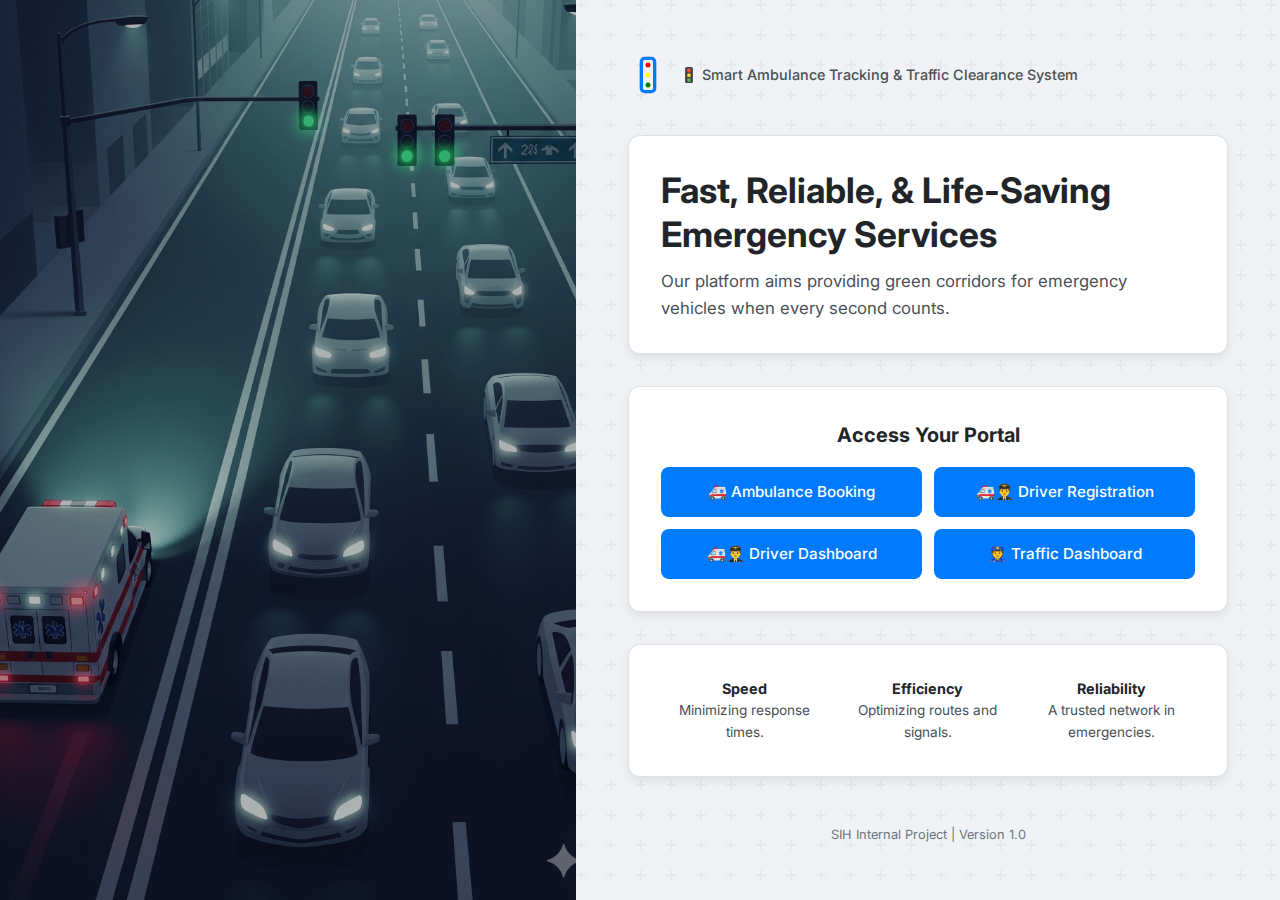
<file: index.html>
<!DOCTYPE html>
<html lang="en">
<head>
    <meta charset="UTF-8">
    <meta name="viewport" content="width=device-width, initial-scale=1.0">
    
    <title>Smart Traffic Clearance — Home</title>
    <meta name="description" content="A system dedicated to creating clear paths for emergency vehicles, reducing response times and saving lives.">

    <link rel="icon" href="data:image/svg+xml,<svg xmlns=%22http://www.w3.org/2000/svg%22 viewBox=%220 0 100 100%22><text y=%22.9em%22 font-size=%2290%22>🚑</text></svg>">

    <link rel="preconnect" href="https://fonts.googleapis.com">
    <link rel="preconnect" href="https://fonts.gstatic.com" crossorigin>
    <link href="https://fonts.googleapis.com/css2?family=Inter:wght@400;500;700&display=swap" rel="stylesheet">

    <link rel="stylesheet" href="frontDashboard.css">
</head>
<body>

    <div class="main-container">
        
        <div class="hero-panel"></div>

        <main class="content-panel">
            <div class="content-wrapper">
                
                <div class="brand-logo">
                    <svg width="40" height="40" viewBox="0 0 24 24" fill="none"
     xmlns="http://www.w3.org/2000/svg">
  <!-- Traffic light body -->
  <rect x="8" y="2" width="8" height="20" rx="2" stroke="#007bff" stroke-width="2" fill="none"/>
  
  <!-- Red light -->
  <circle cx="12" cy="6" r="1.5" fill="red"/>
  
  <!-- Yellow light -->
  <circle cx="12" cy="12" r="1.5" fill="yellow"/>
  
  <!-- Green light -->
  <circle cx="12" cy="18" r="1.5" fill="green"/>
</svg> 
                        <path d="M12 2L2 7V17L12 22L22 17V7L12 2Z" stroke="#007bff" stroke-width="2" stroke-linecap="round" stroke-linejoin="round"/>
                        <path d="M12 12L22 7" stroke="#007bff" stroke-width="2" stroke-linecap="round" stroke-linejoin="round"/>
                        <path d="M12 12V22" stroke="#007bff" stroke-width="2" stroke-linecap="round" stroke-linejoin="round"/>
                        <path d="M12 12L2 7" stroke="#007bff" stroke-width="2" stroke-linecap="round" stroke-linejoin="round"/>
                        <path d="M17 4.5L7 9.5" stroke="#007bff" stroke-width="2" stroke-linecap="round" stroke-linejoin="round"/>
                    </svg>
                    <span>🚦 Smart Ambulance Tracking & Traffic Clearance System</span>
                </div>

                <div class="card main-hero-card">
                    <section class="main-hero-content">
                        <h1>Fast, Reliable, & Life-Saving Emergency Services</h1>
                        <p class="hero-subtitle">Our platform aims providing green corridors for emergency vehicles when every second counts.</p>
                    </section>
                </div>
                
                <div class="card access-portal-card">
                    <div class="access-portal">
                        <h2>Access Your Portal</h2>
                        <nav class="role-buttons">
                            <a href="hospital_order.html" target="_blank" rel="noopener noreferrer" class="btn">🚑 Ambulance Booking</a>
                            <a href="ambulance_registration.html" target="_blank" rel="noopener noreferrer" class="btn">🚑👨‍✈️ Driver Registration</a>
                            <a href="ambulance_tracking.html" target="_blank" rel="noopener noreferrer" class="btn">🚑👨‍✈️ Driver Dashboard</a>
                            <a href="police_dashboard" target="_blank" rel="noopener noreferrer" class="btn">👮 Traffic Dashboard</a>
                        </nav>
                    </div>
                </div>
                
                <div class="card key-focus-card">
                    <section class="key-focus">
                        <div class="focus-item">
                            <h3>Speed</h3>
                            <p>Minimizing response times.</p>
                        </div>
                         <div class="focus-item">
                            <h3>Efficiency</h3>
                            <p>Optimizing routes and signals.</p>
                        </div>
                         <div class="focus-item">
                            <h3>Reliability</h3>
                            <p>A trusted network in emergencies.</p>
                        </div>
                    </section>
                </div>

                <footer>
                    <p>SIH Internal Project | Version 1.0</p>
                </footer>

            </div>
        </main>

    </div>

</body>

</html>
</file>
<file: frontDashboard.css>
/* ========================================
  CSS Custom Properties (Variables)
  ======================================== */
:root {
    --color-primary: #007bff;
    --color-primary-hover: #0056b3;
    --color-background: #f0f2f5; /* Slightly darker background for more contrast */
    --color-surface: #ffffff;
    --color-heading-text: #212529;
    --color-body-text: #495057;
    --color-subtle-border: #dee2e6;
    --font-main: "Inter", -apple-system, BlinkMacSystemFont, "Segoe UI", Roboto, sans-serif;
    --border-radius-lg: 12px;
    --border-radius-md: 8px;
    --card-shadow: 0 4px 10px rgba(0, 0, 0, 0.08); /* More prominent shadow */
}

/* ========================================
  Global Reset & Base Styles
  ======================================== */
* {
    margin: 0;
    padding: 0;
    box-sizing: border-box;
}

body {
    font-family: var(--font-main);
    background-color: var(--color-background);
    color: var(--color-body-text);
    line-height: 1.6;
    min-height: 100vh;
    display: flex;
}

/* ========================================
  Main Layout
  ======================================== */
.main-container {
    display: flex;
    flex-direction: column;
    width: 100%;
}

.hero-panel {
    height: 250px;
    background-image: linear-gradient(rgba(0,0,0,0.3), rgba(0,0,0,0.3)), url('hero-image.jpg');
    background-size: cover;
    background-position: center;
}

.content-panel {
    display: flex;
    justify-content: center;
    padding: 2rem 1.5rem;
    background-color: var(--color-background); /* Use a slightly darker background for contrast */
    flex-grow: 1;
    /* Minimalist background texture to fill space without being empty */
    background-image: url("data:image/svg+xml,%3Csvg width='60' height='60' viewBox='0 0 60 60' xmlns='http://www.w3.org/2000/svg'%3E%3Cg fill='none' fill-rule='evenodd'%3E%3Cg fill='%23e0e3e7' fill-opacity='0.6'%3E%3Cpath d='M36 34v-4h-2v4h-4v2h4v4h2v-4h4v-2h-4zm0-30V0h-2v4h-4v2h4v4h2V6h4V4h-4zM6 34v-4H4v4H0v2h4v4h2v-4h4v-2H6zM6 4V0H4v4H0v2h4v4h2V6h4V4H6z'/%3E%3C/g%3E%3C/g%3E%3C/svg%3E");
}

.content-wrapper {
    width: 100%;
    max-width: 600px;
    display: flex;
    flex-direction: column;
    gap: 1.5rem; /* Consistent spacing between sections */
}

/* ========================================
  Animations
  ======================================== */
@keyframes fadeIn {
    from { opacity: 0; transform: translateY(15px); }
    to { opacity: 1; transform: translateY(0); }
}

.brand-logo { animation: fadeIn 0.5s ease-out; animation-fill-mode: backwards; }
.main-hero-card { animation: fadeIn 0.5s ease-out 0.1s; animation-fill-mode: backwards; }
.access-portal-card { animation: fadeIn 0.5s ease-out 0.2s; animation-fill-mode: backwards; }
.key-focus-card { animation: fadeIn 0.5s ease-out 0.3s; animation-fill-mode: backwards; }
footer { animation: fadeIn 0.5s ease-out 0.4s; animation-fill-mode: backwards; }

@keyframes ripple {
  0% { transform: scale(0, 0) translate(-50%, -50%); opacity: 1; }
  100% { transform: scale(20, 20) translate(-50%, -50%); opacity: 0; }
}

/* ========================================
  Content Modules & Card Style (3D)
  ======================================== */
.brand-logo {
    display: flex;
    align-items: center;
    gap: 0.75rem;
    align-self: flex-start;
    margin-bottom: 0.5rem; /* Add some space below logo */
}

.brand-logo span {
    font-weight: 500;
    color: var(--color-body-text);
    font-size: 0.9rem;
}

/* Card Style for 3D effect */
.card {
    background-color: var(--color-surface);
    border: 1px solid var(--color-subtle-border);
    border-radius: var(--border-radius-lg);
    padding: 1.75rem;
    box-shadow: var(--card-shadow);
    transition: transform 0.2s ease, box-shadow 0.2s ease;
}
.card:hover {
    transform: translateY(-3px);
    box-shadow: 0 7px 15px rgba(0, 0, 0, 0.12); /* Slightly more pronounced hover shadow */
}

.main-hero-content h1 {
    font-size: 1.8rem;
    font-weight: 700;
    color: var(--color-heading-text);
    line-height: 1.25;
    margin-bottom: 0.75rem;
}

.hero-subtitle {
    font-size: 1.05rem;
    color: var(--color-body-text);
}

.access-portal h2 {
    font-size: 1.25rem;
    color: var(--color-heading-text);
    font-weight: 700;
    margin-bottom: 1rem;
    text-align: center;
}

.role-buttons {
    display: grid;
    grid-template-columns: 1fr;
    gap: 0.75rem;
}

.btn {
    background-color: var(--color-primary);
    color: var(--color-surface);
    text-decoration: none;
    font-weight: 500;
    padding: 0.8rem 1rem;
    border-radius: var(--border-radius-md);
    transition: background-color 0.2s ease, transform 0.2s ease;
    display: flex;
    align-items: center;
    justify-content: center;
    gap: 0.5rem;
    font-size: 0.95rem;
    text-align: center;
    border: none;
    position: relative;
    overflow: hidden; /* For ripple effect */
}
.btn:hover, .btn:focus {
    background-color: var(--color-primary-hover);
    transform: translateY(-2px);
    outline: 2px solid var(--color-primary);
    outline-offset: 2px;
}
/* Shimmer effect on hover */
.btn::after {
    content: '';
    position: absolute;
    top: 50%;
    left: 50%;
    width: 5px;
    height: 5px;
    background: rgba(255,255,255,0.5);
    opacity: 0;
    border-radius: 50%;
    transform: scale(1, 1) translate(-50%, -50%);
    transform-origin: 50% 50%;
}
.btn:hover::after {
    animation: ripple 1s ease-out;
}

.key-focus {
    display: grid;
    grid-template-columns: repeat(auto-fit, minmax(150px, 1fr));
    gap: 1rem; /* Slightly reduced gap inside card for density */
}

.focus-item {
    text-align: center;
}

.focus-item h3 {
    font-size: 0.9rem;
    font-weight: 700;
    color: var(--color-heading-text);
}

.focus-item p {
    font-size: 0.85rem;
    color: var(--color-body-text);
}

/* Footer */
footer {
    text-align: center;
    padding-top: 1rem; /* Reduced padding for more compact look */
}
footer p {
    font-size: 0.8rem;
    color: #6c757d;
}

/* ========================================
  Tablet & Desktop Responsiveness
  ======================================== */
@media (min-width: 768px) {
    .role-buttons { grid-template-columns: 1fr 1fr; }
    .content-wrapper { gap: 1.75rem; } /* Slightly more space between cards on larger screens */
    .card { padding: 2rem; } /* More padding inside cards on larger screens */
}

@media (min-width: 1024px) {
    .main-container {
        flex-direction: row;
    }
    .hero-panel {
        flex: 1 1 45%;
        height: 100vh;
    }
    .content-panel {
        flex: 1 1 55%;
        align-items: center;
        padding: 3rem;
        overflow: hidden;
    }
    .content-wrapper { 
        max-width: 600px;
        gap: 2rem;
    }
    .main-hero-content h1 { font-size: 2.2rem; }
}
</file>
